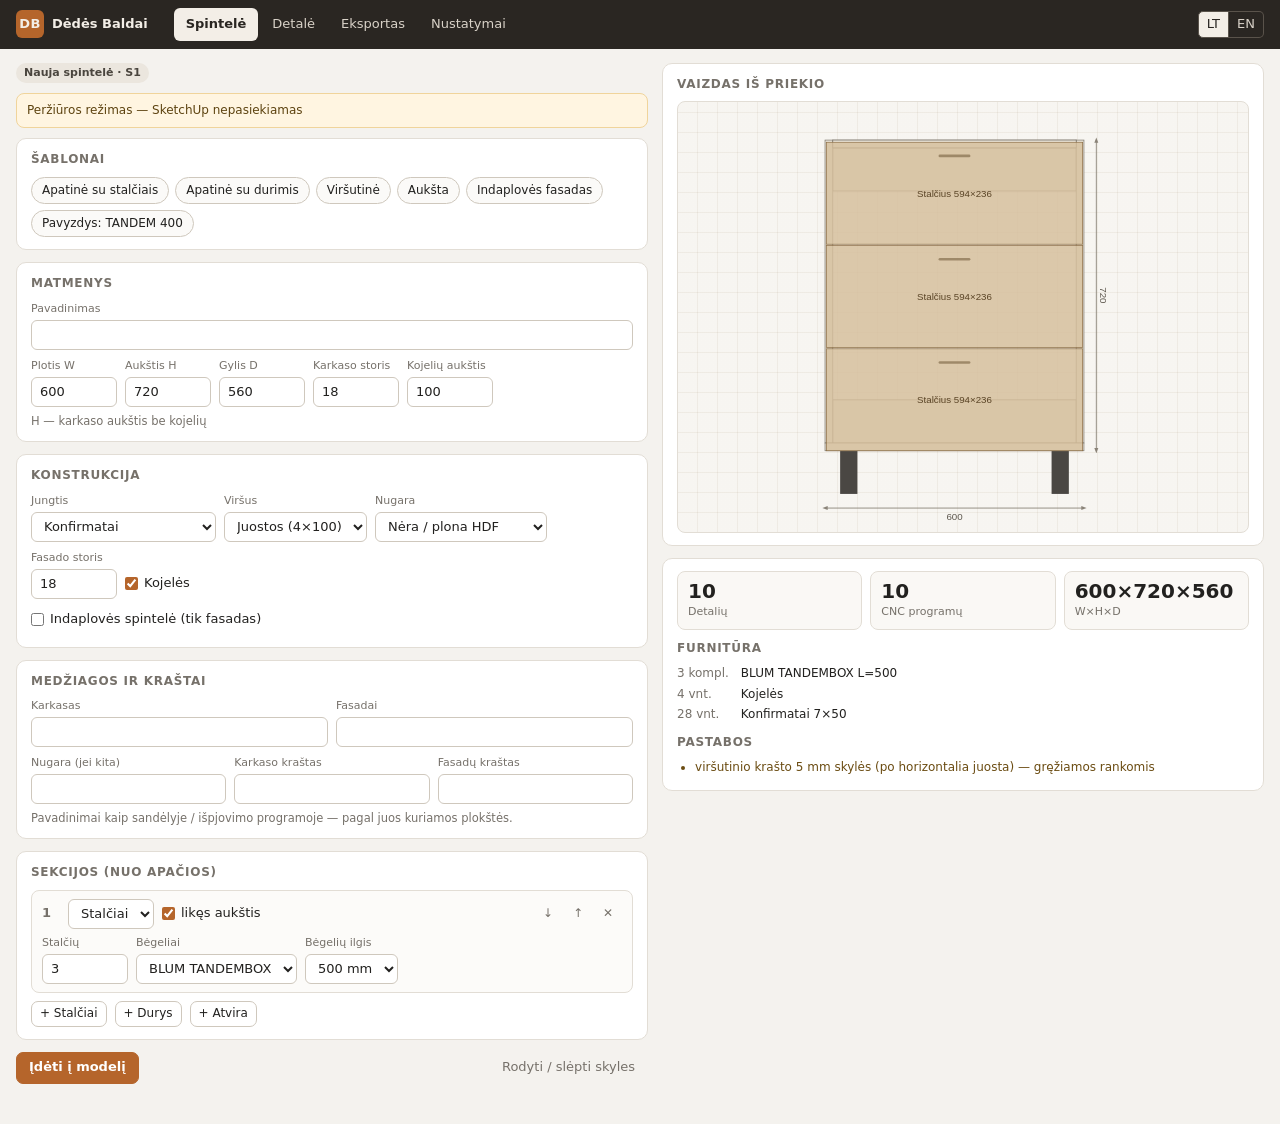
<file: legacy/ref/src/dedes_baldai/ui/dialog.html>
<!doctype html>
<html lang="lt">
<head>
<meta charset="utf-8">
<meta name="viewport" content="width=device-width, initial-scale=1">
<title>Dėdės Baldai</title>
<link rel="stylesheet" href="style.css">
</head>
<body>
<header class="top">
  <div class="brand"><span class="logo">DB</span><span class="bname">Dėdės Baldai</span><span class="ver" id="ver"></span></div>
  <nav id="tabs"></nav>
  <div class="lang"><button data-lang="lt">LT</button><button data-lang="en">EN</button></div>
</header>
<main id="main"></main>
<div id="toast" class="toast"></div>
<script src="engine.js"></script>
<script src="export.js"></script>
<script src="app.js"></script>
</body>
</html>
</file>
<file: legacy/ref/src/dedes_baldai/ui/style.css>
:root{
  --bg:#f4f2ee; --card:#ffffff; --ink:#22211f; --mut:#76716a; --line:#e2ddd5; --line2:#cfc8bd;
  --acc:#b5652b; --acc2:#8f4b1b; --accbg:#f7ebe0; --ok:#2f7d4f; --warn:#a86a00; --warnbg:#fff5e1; --err:#b23b3b;
  --carc:#ece7dc; --carcS:#7b7468; --fac:#d6bf9c; --facS:#8a6c43; --shelf:#9a9286;
  font: 13px/1.45 "Segoe UI", system-ui, -apple-system, Roboto, Arial, sans-serif;
}
*{box-sizing:border-box}
html,body{margin:0;background:var(--bg);color:var(--ink)}
button,input,select,textarea{font:inherit;color:inherit}
.top{position:sticky;top:0;z-index:5;display:flex;align-items:center;gap:18px;padding:8px 16px;background:#2a2622;color:#f3eee7}
.brand{display:flex;align-items:center;gap:8px;white-space:nowrap}
.logo{display:inline-grid;place-items:center;width:28px;height:28px;border-radius:6px;background:var(--acc);font-weight:700;letter-spacing:.5px}
.bname{font-weight:600}
.ver{opacity:.55;font-size:11px}
#tabs{display:flex;gap:2px;flex:1;overflow:auto}
#tabs button{background:none;border:0;color:#d9d2c8;padding:7px 12px;border-radius:6px;cursor:pointer;white-space:nowrap}
#tabs button:hover{background:#3a352f;color:#fff}
#tabs button.on{background:#f3eee7;color:#2a2622;font-weight:600}
.lang button{background:none;border:1px solid #5a534b;color:#d9d2c8;padding:3px 8px;cursor:pointer}
.lang button:first-child{border-radius:5px 0 0 5px}.lang button:last-child{border-radius:0 5px 5px 0;border-left:0}
.lang button.on{background:#f3eee7;color:#2a2622}
main{padding:14px 16px 40px}
.grid{display:grid;grid-template-columns:minmax(380px,1.05fr) minmax(320px,1fr);gap:14px;align-items:start}
@media (max-width:860px){.grid{grid-template-columns:1fr}}
.card{background:var(--card);border:1px solid var(--line);border-radius:10px;padding:12px 14px;margin-bottom:12px}
.card h3{margin:0 0 8px;font-size:12px;letter-spacing:.06em;text-transform:uppercase;color:var(--mut);font-weight:600}
.card h2{margin:0 0 4px;font-size:16px}
.sticky{position:sticky;top:58px}
.row{display:flex;gap:8px;flex-wrap:wrap;align-items:end}
.f{display:flex;flex-direction:column;gap:3px;min-width:0}
.f>span{font-size:11px;color:var(--mut)}
.f input,.f select{height:30px;padding:4px 8px;border:1px solid var(--line2);border-radius:6px;background:#fff;min-width:0}
.f input:focus,.f select:focus,textarea:focus{outline:2px solid var(--accbg);border-color:var(--acc)}
.f input[type=number]{width:86px}
.w-s{width:86px}.w-m{width:150px}.w-l{width:100%}
.grow{flex:1;min-width:160px}
.chk{display:flex;align-items:center;gap:6px;height:30px;white-space:nowrap;cursor:pointer}
.chk input{margin:0;accent-color:var(--acc)}
.btn{display:inline-flex;align-items:center;gap:6px;height:32px;padding:0 12px;border:1px solid var(--line2);border-radius:7px;background:#fff;cursor:pointer;white-space:nowrap}
.btn:hover{border-color:var(--acc)}
.btn.pri{background:var(--acc);border-color:var(--acc);color:#fff;font-weight:600}
.btn.pri:hover{background:var(--acc2)}
.btn.sm{height:26px;padding:0 8px;font-size:12px}
.btn.ghost{border-color:transparent;background:none;color:var(--mut)}
.btn.ghost:hover{color:var(--ink);background:#f0ece6}
.btn:disabled{opacity:.45;cursor:default}
.bar{display:flex;gap:8px;flex-wrap:wrap;align-items:center}
.presets{display:flex;gap:6px;flex-wrap:wrap}
.chip{border:1px solid var(--line2);background:#fbfaf8;border-radius:999px;padding:4px 10px;cursor:pointer;font-size:12px}
.chip:hover{border-color:var(--acc);background:var(--accbg)}
.status{display:flex;align-items:center;justify-content:space-between;gap:8px;margin-bottom:10px}
.badge{display:inline-block;padding:2px 8px;border-radius:999px;font-size:11px;font-weight:600;background:#ebe6de;color:#4a453e}
.badge.edit{background:var(--accbg);color:var(--acc2)}
.sec{border:1px solid var(--line);border-radius:8px;padding:8px 10px;margin-bottom:8px;background:#fcfbf9}
.sec .head{display:flex;align-items:center;gap:8px;margin-bottom:6px}
.sec .num{font-weight:700;color:var(--mut);width:18px}
.sec .tools{margin-left:auto;display:flex;gap:2px}
.hint{font-size:11.5px;color:var(--mut)}
.note{background:var(--warnbg);border:1px solid #f0d49b;border-radius:8px;padding:8px 10px;font-size:12px;color:#5d4310}
.note.info{background:#eef3f8;border-color:#c9d8e8;color:#28415c}
.warns{margin:6px 0 0;padding-left:18px;font-size:12px;color:#6b4c12}
.warns li{margin:2px 0}
.stats{display:grid;grid-template-columns:repeat(4,1fr);gap:8px;margin-bottom:10px}
.stat{background:#faf8f5;border:1px solid var(--line);border-radius:8px;padding:8px 10px}
.stat b{display:block;font-size:20px;line-height:1.1}
.stat span{font-size:11px;color:var(--mut)}
table{width:100%;border-collapse:collapse;font-size:12px}
th{text-align:left;font-weight:600;color:var(--mut);border-bottom:1px solid var(--line2);padding:5px 6px;white-space:nowrap;position:sticky;top:0;background:#fff}
td{border-bottom:1px solid var(--line);padding:4px 6px;vertical-align:top}
td.n{text-align:right;font-variant-numeric:tabular-nums;white-space:nowrap}
tr.cabrow td{background:#f6f2ec;font-weight:600;cursor:pointer}
.tblwrap{max-height:52vh;overflow:auto;border:1px solid var(--line);border-radius:8px}
.mono{font-family:Consolas,"SF Mono",Menlo,monospace;font-size:11.5px}
.sketch{display:flex;justify-content:center;background:repeating-linear-gradient(0deg,#fbfaf8 0 19px,#f2efea 19px 20px),repeating-linear-gradient(90deg,#fbfaf8 0 19px,#f2efea 19px 20px);background-blend-mode:multiply;border:1px solid var(--line);border-radius:8px;padding:8px}
.sketch svg{max-width:100%;height:auto;max-height:46vh}
.kv{display:grid;grid-template-columns:auto 1fr;gap:3px 12px;font-size:12px}
.kv span{color:var(--mut)}
textarea{width:100%;min-height:110px;border:1px solid var(--line2);border-radius:6px;padding:6px 8px;resize:vertical}
.toast{position:fixed;left:50%;bottom:18px;transform:translateX(-50%) translateY(30px);opacity:0;background:#2a2622;color:#fff;padding:8px 14px;border-radius:8px;transition:.25s;pointer-events:none;max-width:80%;z-index:20}
.toast.on{opacity:1;transform:translateX(-50%)}
.toast.err{background:var(--err)}
.edgebox{display:grid;grid-template-columns:28px 64px 28px;grid-template-rows:24px 40px 24px;align-items:center;justify-items:center;gap:2px}
.edgebox .pn{grid-column:2;grid-row:2;width:64px;height:40px;border:1px solid var(--carcS);background:var(--carc);border-radius:2px}
.edgebox label{display:flex;align-items:center;gap:3px;font-size:11px}
.empty{padding:26px 10px;text-align:center;color:var(--mut)}
.split{display:grid;grid-template-columns:1fr 1fr;gap:12px}
@media (max-width:860px){.split{grid-template-columns:1fr}}
</file>
